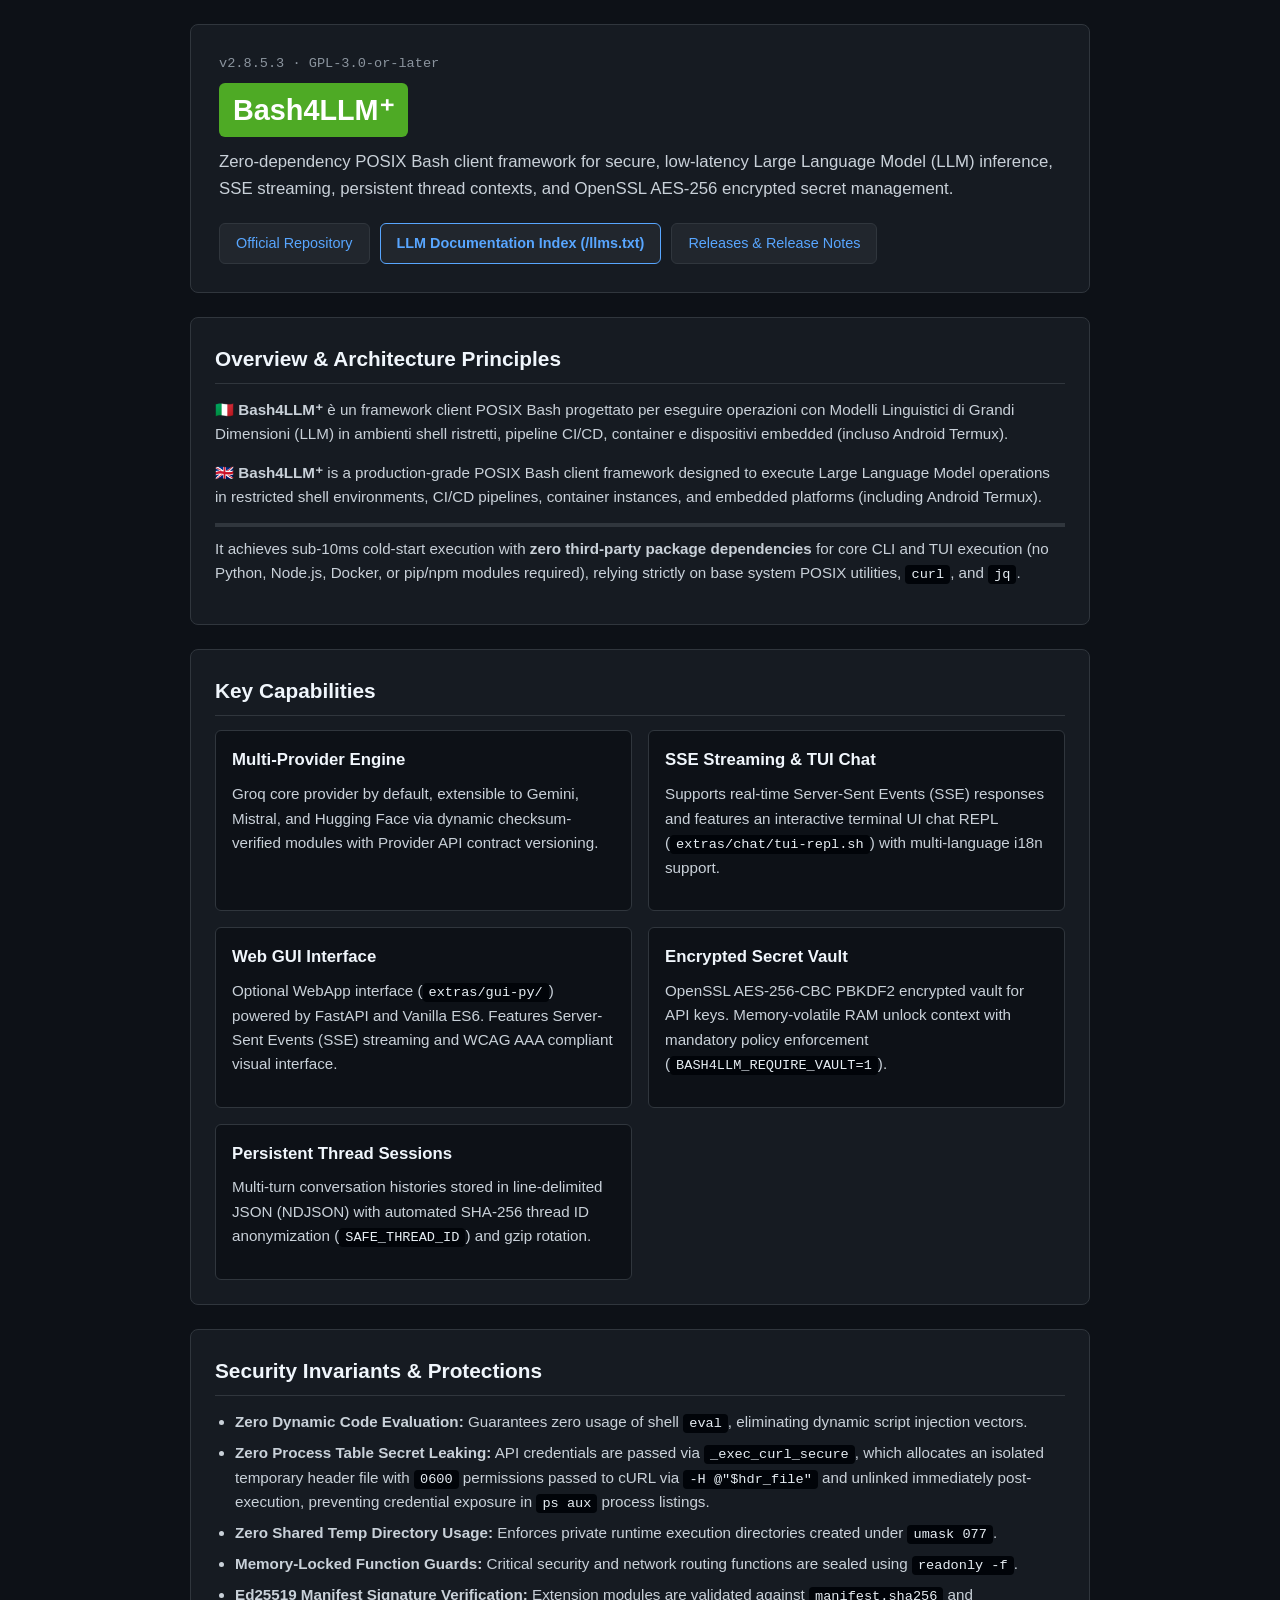
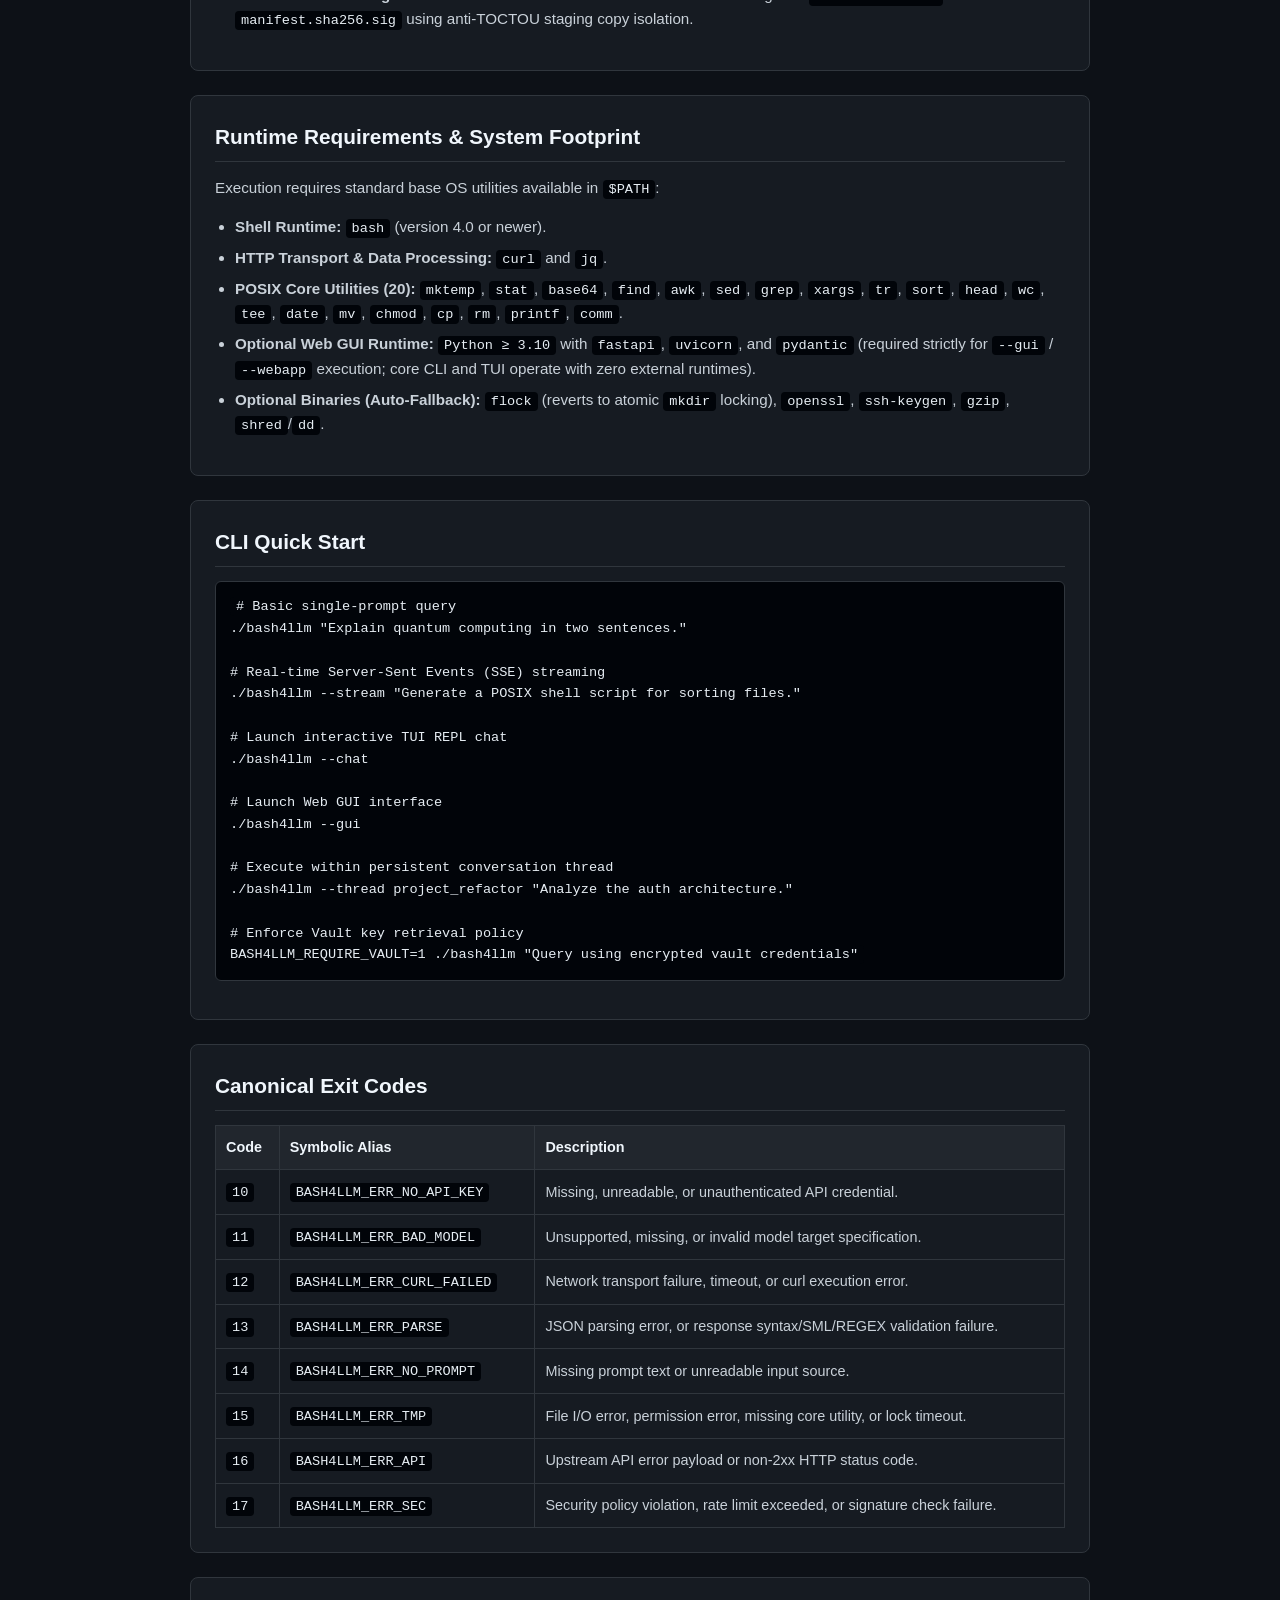
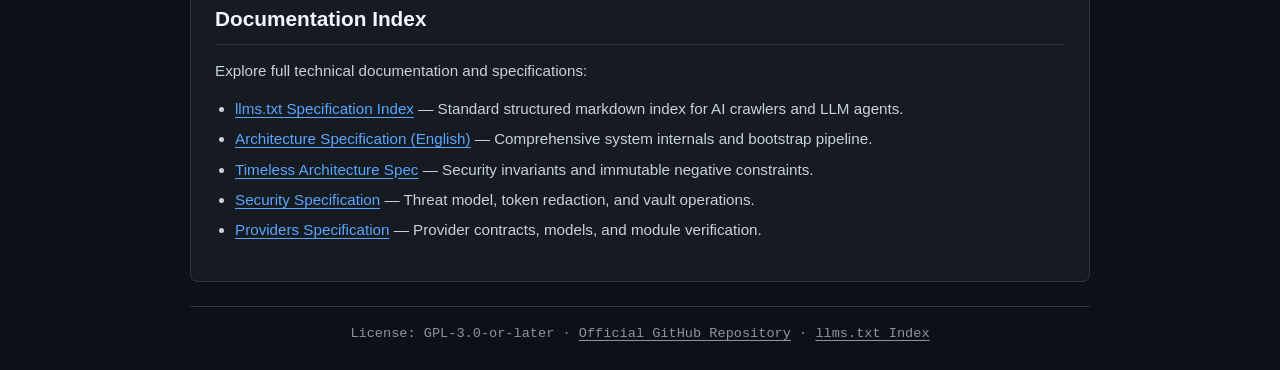
<file: index.html>
<!DOCTYPE html>
<html lang="en">
<head>
  <meta charset="UTF-8">
  <meta name="viewport" content="width=device-width, initial-scale=1.0">
  <title>Bash4LLM⁺ | Zero-Dependency POSIX Bash Framework for LLM Inference</title>
  <meta name="description" content="Production-grade, zero-dependency POSIX Bash framework for secure, low-latency LLM inference, SSE streaming, persistent thread contexts, TUI chat, Web GUI, and OpenSSL AES-256 encrypted key management.">
  <link rel="canonical" href="https://kamaludu.github.io/bash4llm/">

  <!-- Google -->
  <meta name="google-site-verification" content="2fh_cUVY1ZjJH-R6AoNCplKx__wrO8_lI77siMkT6CI" />
  <!-- Open Graph Metadata -->
  <meta property="og:title" content="Bash4LLM⁺ — POSIX Bash Client Framework for LLMs">
  <meta property="og:description" content="Production-grade, zero-dependency POSIX Bash framework for LLM multi-provider inference, real-time SSE streaming, session persistence, and encrypted secret vault.">
  <meta property="og:type" content="website">
  <meta property="og:url" content="https://kamaludu.github.io/bash4llm/">
  <meta property="og:site_name" content="Bash4LLM⁺">

  <style>
    :root {
      --bg: #0d1117;
      --card-bg: #161b22;
      --border: #30363d;
      --text: #c9d1d9;
      --text-muted: #8b949e;
      --heading: #f0f6fc;
      --link: #58a6ff;
      --btn-bg: #21262d;
      --btn-hover: #30363d;
      --code-bg: #010409;
      --accent-green: #4eaa25;
      --font-mono: ui-monospace, SFMono-Regular, SF Mono, Menlo, Consolas, monospace;
    }

    * {
      box-sizing: border-box;
      margin: 0;
      padding: 0;
    }

    body {
      background-color: var(--bg);
      color: var(--text);
      font-family: -apple-system, BlinkMacSystemFont, "Segoe UI", Roboto, Helvetica, Arial, sans-serif;
      line-height: 1.6;
      padding: 24px 16px;
      display: flex;
      justify-content: center;
    }

    a {
      color: var(--link);
      text-decoration: underline;
      text-underline-offset: 3px;
      transition: color 0.15s ease;
    }

    a:hover {
      color: #79c0ff;
    }

    .container {
      width: 100%;
      max-width: 900px;
    }

    header {
      background-color: var(--card-bg);
      border: 1px solid var(--border);
      border-radius: 8px;
      padding: 28px;
      margin-bottom: 24px;
    }

    .version-badge {
      font-family: var(--font-mono);
      font-size: 0.85rem;
      color: var(--text-muted);
      margin-bottom: 8px;
    }

    h1 {
      display: inline-block;
      font-size: 1.8rem;
      font-weight: 700;
      color: #ffffff;
      background: var(--accent-green);
      padding: 4px 14px;
      border-radius: 6px;
      margin-bottom: 12px;
    }

    .subtitle {
      font-size: 1.05rem;
      color: var(--text);
      margin-bottom: 20px;
    }

    .nav-bar {
      display: flex;
      flex-wrap: wrap;
      gap: 10px;
      margin-top: 16px;
    }

    .btn {
      display: inline-block;
      padding: 8px 16px;
      background-color: var(--btn-bg);
      color: var(--link);
      border: 1px solid var(--border);
      border-radius: 6px;
      font-size: 0.9rem;
      font-weight: 500;
      text-decoration: none;
      transition: background-color 0.15s ease;
    }

    .btn:hover {
      background-color: var(--btn-hover);
      color: var(--link);
      text-decoration: none;
    }

    .btn-highlight {
      border-color: var(--link);
      font-weight: 600;
    }

    main {
      display: flex;
      flex-direction: column;
      gap: 24px;
    }

    section {
      background-color: var(--card-bg);
      border: 1px solid var(--border);
      border-radius: 8px;
      padding: 24px;
    }

    h2 {
      font-size: 1.3rem;
      color: var(--heading);
      margin-bottom: 14px;
      border-bottom: 1px solid var(--border);
      padding-bottom: 8px;
    }

    p {
      margin-bottom: 14px;
      font-size: 0.95rem;
    }

    ul, ol {
      margin-left: 20px;
      margin-bottom: 14px;
      font-size: 0.95rem;
    }

    li {
      margin-bottom: 6px;
    }

    .grid-2 {
      display: grid;
      grid-template-columns: repeat(auto-fit, minmax(280px, 1fr));
      gap: 16px;
      margin-top: 12px;
    }

    .card-item {
      background: var(--bg);
      border: 1px solid var(--border);
      border-radius: 6px;
      padding: 16px;
    }

    .card-item h3 {
      font-size: 1.05rem;
      color: var(--heading);
      margin-bottom: 8px;
    }

    pre {
      background-color: var(--code-bg);
      border: 1px solid var(--border);
      border-radius: 6px;
      padding: 14px;
      overflow-x: auto;
      font-family: var(--font-mono);
      font-size: 0.85rem;
      color: #e6edf3;
      margin-bottom: 14px;
    }

    code {
      font-family: var(--font-mono);
      font-size: 0.85rem;
      background-color: var(--code-bg);
      padding: 2px 6px;
      border-radius: 4px;
      color: #e6edf3;
    }

    table {
      width: 100%;
      border-collapse: collapse;
      margin-top: 12px;
      font-size: 0.9rem;
    }

    th, td {
      border: 1px solid var(--border);
      padding: 10px;
      text-align: left;
    }

    th {
      background-color: var(--btn-bg);
      color: var(--heading);
    }

    footer {
      margin-top: 24px;
      padding: 16px;
      text-align: center;
      font-size: 0.85rem;
      color: var(--text-muted);
      border-top: 1px solid var(--border);
      font-family: var(--font-mono);
    }

    footer a {
      color: var(--text-muted);
      text-decoration: underline;
    }

    footer a:hover {
      color: var(--link);
    }
    
    hr {
      border: 2px solid var(--border);
      margin-bottom: 10px;
    }
  </style>
</head>
<body>
  <div class="container">
    <header>
      <div class="version-badge">v2.8.5.3 · GPL-3.0-or-later</div>
      <h1>Bash4LLM⁺</h1>
      <p class="subtitle">
        Zero-dependency POSIX Bash client framework for secure, low-latency Large Language Model (LLM) inference, SSE streaming, persistent thread contexts, and OpenSSL AES-256 encrypted secret management.
      </p>

      <nav class="nav-bar" aria-label="Main Navigation">
        <a href="https://github.com/kamaludu/bash4llm" class="btn">Official Repository</a>
        <a href="llms.txt" class="btn btn-highlight" rel="index" title="LLM Documentation Index">LLM Documentation Index (/llms.txt)</a>
        <a href="https://github.com/kamaludu/bash4llm/releases" class="btn">Releases &amp; Release Notes</a>
      </nav>
    </header>

    <main>
      <!-- Overview & Purpose -->
      <section id="overview">
        <h2>Overview &amp; Architecture Principles</h2>
        <p>
          🇮🇹 <strong>Bash4LLM⁺</strong> è un framework client POSIX Bash progettato per eseguire operazioni con Modelli Linguistici di Grandi Dimensioni (LLM) in ambienti shell ristretti, pipeline CI/CD, container e dispositivi embedded (incluso Android Termux).
        </p>
        <p>
          🇬🇧 <strong>Bash4LLM⁺</strong> is a production-grade POSIX Bash client framework designed to execute Large Language Model operations in restricted shell environments, CI/CD pipelines, container instances, and embedded platforms (including Android Termux).
        </p>
        <hr>
        <p>
          It achieves sub-10ms cold-start execution with <strong>zero third-party package dependencies</strong> for core CLI and TUI execution (no Python, Node.js, Docker, or pip/npm modules required), relying strictly on base system POSIX utilities, <code>curl</code>, and <code>jq</code>.
        </p>
      </section>

      <!-- Key Capabilities -->
      <section id="capabilities">
        <h2>Key Capabilities</h2>
        <div class="grid-2">
          <div class="card-item">
            <h3>Multi-Provider Engine</h3>
            <p>Groq core provider by default, extensible to Gemini, Mistral, and Hugging Face via dynamic checksum-verified modules with Provider API contract versioning.</p>
          </div>
          <div class="card-item">
            <h3>SSE Streaming &amp; TUI Chat</h3>
            <p>Supports real-time Server-Sent Events (SSE) responses and features an interactive terminal UI chat REPL (<code>extras/chat/tui-repl.sh</code>) with multi-language i18n support.</p>
          </div>
          <div class="card-item">
            <h3>Web GUI Interface</h3>
            <p>Optional WebApp interface (<code>extras/gui-py/</code>) powered by FastAPI and Vanilla ES6. Features Server-Sent Events (SSE) streaming and WCAG AAA compliant visual interface.</p>
          </div>
          <div class="card-item">
            <h3>Encrypted Secret Vault</h3>
            <p>OpenSSL AES-256-CBC PBKDF2 encrypted vault for API keys. Memory-volatile RAM unlock context with mandatory policy enforcement (<code>BASH4LLM_REQUIRE_VAULT=1</code>).</p>
          </div>
          <div class="card-item">
            <h3>Persistent Thread Sessions</h3>
            <p>Multi-turn conversation histories stored in line-delimited JSON (NDJSON) with automated SHA-256 thread ID anonymization (<code>SAFE_THREAD_ID</code>) and gzip rotation.</p>
          </div>
        </div>
      </section>

      <!-- Security Invariants -->
      <section id="security">
        <h2>Security Invariants &amp; Protections</h2>
        <ul>
          <li><strong>Zero Dynamic Code Evaluation:</strong> Guarantees zero usage of shell <code>eval</code>, eliminating dynamic script injection vectors.</li>
          <li><strong>Zero Process Table Secret Leaking:</strong> API credentials are passed via <code>_exec_curl_secure</code>, which allocates an isolated temporary header file with <code>0600</code> permissions passed to cURL via <code>-H @"$hdr_file"</code> and unlinked immediately post-execution, preventing credential exposure in <code>ps aux</code> process listings.</li>
          <li><strong>Zero Shared Temp Directory Usage:</strong> Enforces private runtime execution directories created under <code>umask 077</code>.</li>
          <li><strong>Memory-Locked Function Guards:</strong> Critical security and network routing functions are sealed using <code>readonly -f</code>.</li>
          <li><strong>Ed25519 Manifest Signature Verification:</strong> Extension modules are validated against <code>manifest.sha256</code> and <code>manifest.sha256.sig</code> using anti-TOCTOU staging copy isolation.</li>
        </ul>
      </section>

      <!-- System Footprint -->
      <section id="requirements">
        <h2>Runtime Requirements &amp; System Footprint</h2>
        <p>Execution requires standard base OS utilities available in <code>$PATH</code>:</p>
        <ul>
          <li><strong>Shell Runtime:</strong> <code>bash</code> (version 4.0 or newer).</li>
          <li><strong>HTTP Transport &amp; Data Processing:</strong> <code>curl</code> and <code>jq</code>.</li>
          <li><strong>POSIX Core Utilities (20):</strong> <code>mktemp</code>, <code>stat</code>, <code>base64</code>, <code>find</code>, <code>awk</code>, <code>sed</code>, <code>grep</code>, <code>xargs</code>, <code>tr</code>, <code>sort</code>, <code>head</code>, <code>wc</code>, <code>tee</code>, <code>date</code>, <code>mv</code>, <code>chmod</code>, <code>cp</code>, <code>rm</code>, <code>printf</code>, <code>comm</code>.</li>
          <li><strong>Optional Web GUI Runtime:</strong> <code>Python &ge; 3.10</code> with <code>fastapi</code>, <code>uvicorn</code>, and <code>pydantic</code> (required strictly for <code>--gui</code> / <code>--webapp</code> execution; core CLI and TUI operate with zero external runtimes).</li>
          <li><strong>Optional Binaries (Auto-Fallback):</strong> <code>flock</code> (reverts to atomic <code>mkdir</code> locking), <code>openssl</code>, <code>ssh-keygen</code>, <code>gzip</code>, <code>shred</code>/<code>dd</code>.</li>
        </ul>
      </section>

      <!-- Usage Examples -->
      <section id="examples">
        <h2>CLI Quick Start</h2>
        <pre><code># Basic single-prompt query
./bash4llm "Explain quantum computing in two sentences."

# Real-time Server-Sent Events (SSE) streaming
./bash4llm --stream "Generate a POSIX shell script for sorting files."

# Launch interactive TUI REPL chat
./bash4llm --chat

# Launch Web GUI interface
./bash4llm --gui

# Execute within persistent conversation thread
./bash4llm --thread project_refactor "Analyze the auth architecture."

# Enforce Vault key retrieval policy
BASH4LLM_REQUIRE_VAULT=1 ./bash4llm "Query using encrypted vault credentials"</code></pre>
      </section>

      <!-- Exit Codes -->
      <section id="exit-codes">
        <h2>Canonical Exit Codes</h2>
        <table>
          <thead>
            <tr>
              <th>Code</th>
              <th>Symbolic Alias</th>
              <th>Description</th>
            </tr>
          </thead>
          <tbody>
            <tr>
              <td><code>10</code></td>
              <td><code>BASH4LLM_ERR_NO_API_KEY</code></td>
              <td>Missing, unreadable, or unauthenticated API credential.</td>
            </tr>
            <tr>
              <td><code>11</code></td>
              <td><code>BASH4LLM_ERR_BAD_MODEL</code></td>
              <td>Unsupported, missing, or invalid model target specification.</td>
            </tr>
            <tr>
              <td><code>12</code></td>
              <td><code>BASH4LLM_ERR_CURL_FAILED</code></td>
              <td>Network transport failure, timeout, or curl execution error.</td>
            </tr>
            <tr>
              <td><code>13</code></td>
              <td><code>BASH4LLM_ERR_PARSE</code></td>
              <td>JSON parsing error, or response syntax/SML/REGEX validation failure.</td>
            </tr>
            <tr>
              <td><code>14</code></td>
              <td><code>BASH4LLM_ERR_NO_PROMPT</code></td>
              <td>Missing prompt text or unreadable input source.</td>
            </tr>
            <tr>
              <td><code>15</code></td>
              <td><code>BASH4LLM_ERR_TMP</code></td>
              <td>File I/O error, permission error, missing core utility, or lock timeout.</td>
            </tr>
            <tr>
              <td><code>16</code></td>
              <td><code>BASH4LLM_ERR_API</code></td>
              <td>Upstream API error payload or non-2xx HTTP status code.</td>
            </tr>
            <tr>
              <td><code>17</code></td>
              <td><code>BASH4LLM_ERR_SEC</code></td>
              <td>Security policy violation, rate limit exceeded, or signature check failure.</td>
            </tr>
          </tbody>
        </table>
      </section>

      <!-- Documentation Links -->
      <section id="docs">
        <h2>Documentation Index</h2>
        <p>Explore full technical documentation and specifications:</p>
        <ul>
          <li><a href="llms.txt">llms.txt Specification Index</a> — Standard structured markdown index for AI crawlers and LLM agents.</li>
          <li><a href="https://raw.githubusercontent.com/kamaludu/bash4llm/main/docs/bash4llm-arch-spec-en.md">Architecture Specification (English)</a> — Comprehensive system internals and bootstrap pipeline.</li>
          <li><a href="https://raw.githubusercontent.com/kamaludu/bash4llm/main/docs/timeless/timeless-arc-spec.md">Timeless Architecture Spec</a> — Security invariants and immutable negative constraints.</li>
          <li><a href="https://raw.githubusercontent.com/kamaludu/bash4llm/main/SECURITY-en.md">Security Specification</a> — Threat model, token redaction, and vault operations.</li>
          <li><a href="https://raw.githubusercontent.com/kamaludu/bash4llm/main/PROVIDERS.md">Providers Specification</a> — Provider contracts, models, and module verification.</li>
        </ul>
      </section>
    </main>

    <footer>
      License: GPL-3.0-or-later · <a href="https://github.com/kamaludu/bash4llm">Official GitHub Repository</a> · <a href="llms.txt">llms.txt Index</a>
    </footer>
  </div>
</body>
</html>
</file>
